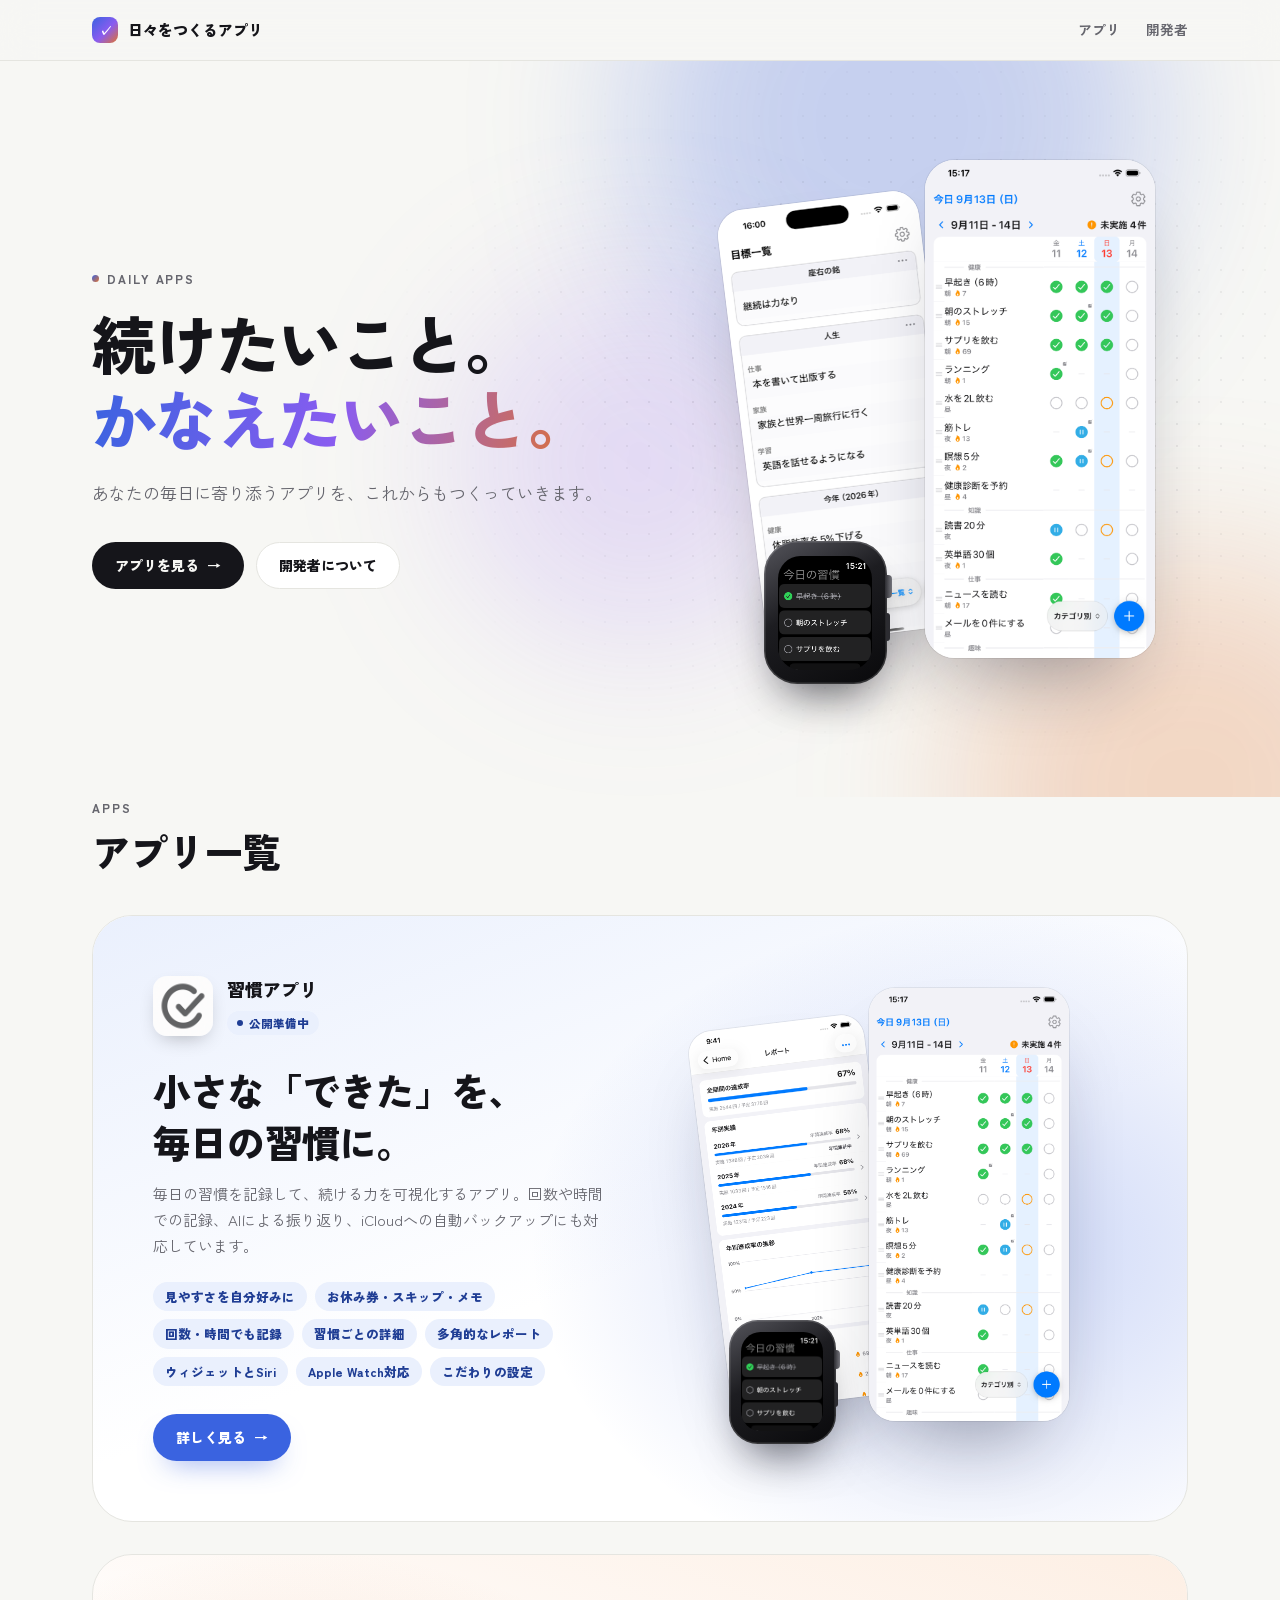
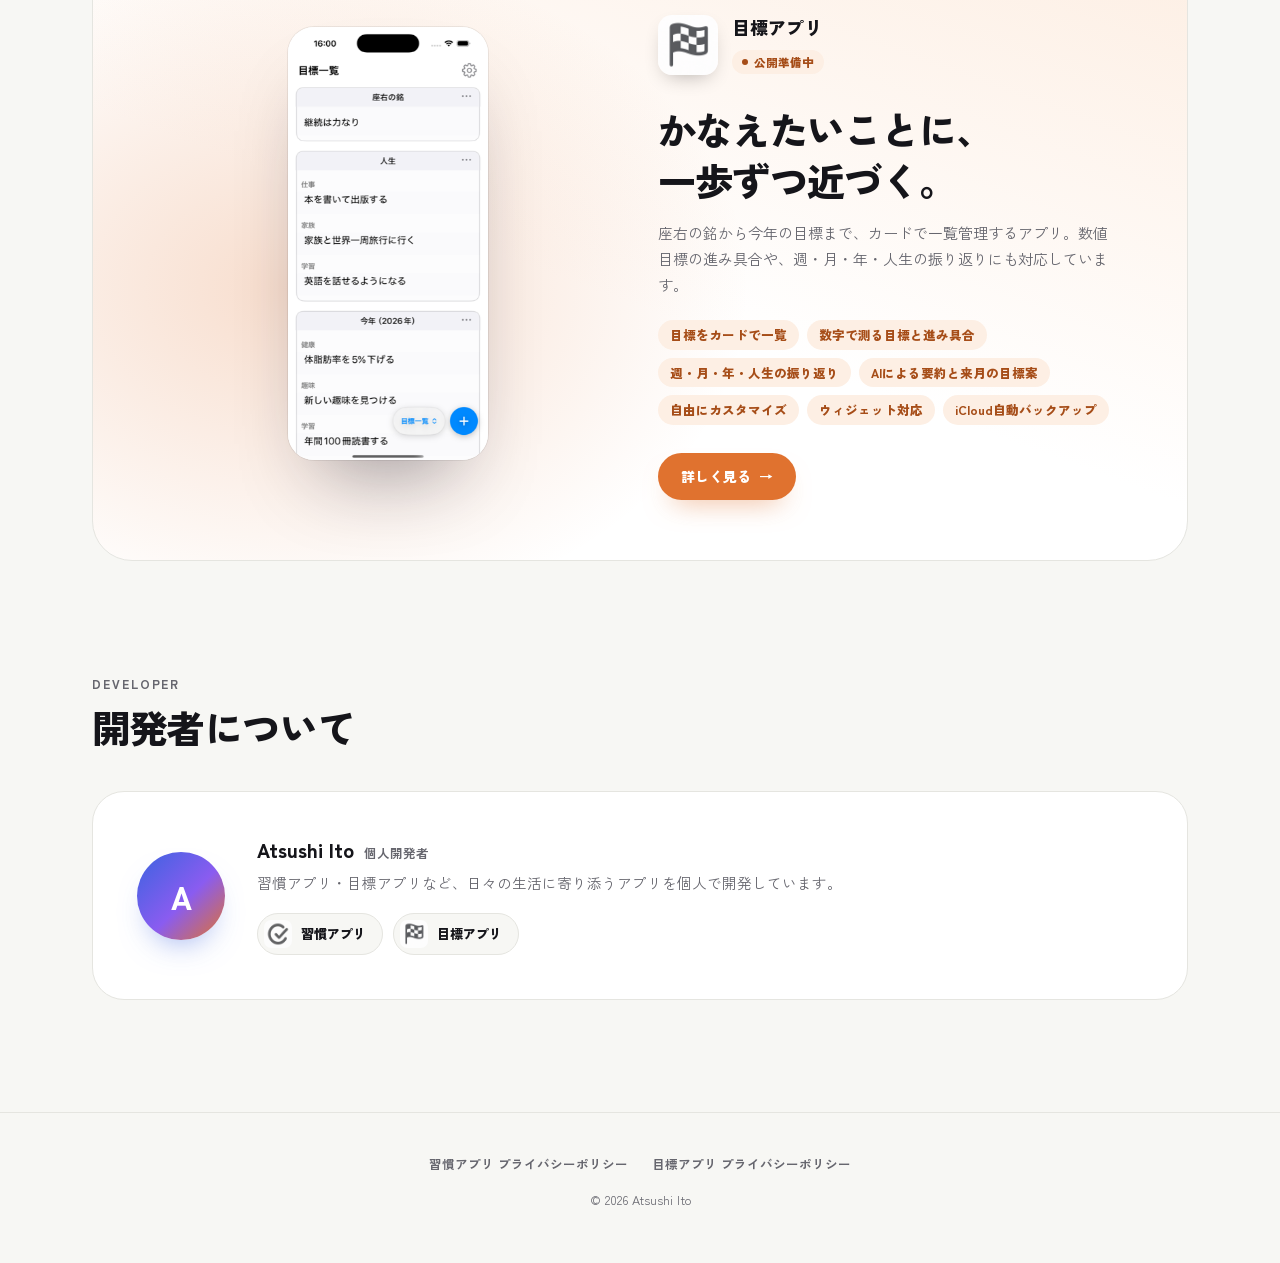
<file: index.html>
<!DOCTYPE html>
<html lang="ja">
<head>
<meta charset="UTF-8">
<meta name="viewport" content="width=device-width, initial-scale=1.0">
<title>日々をつくるアプリ | 習慣アプリ & 目標アプリ</title>
<meta name="description" content="続けたいこと、かなえたいこと。毎日に寄り添うアプリをつくっています。開発中のアプリ一覧はこちらから。">
<link rel="preconnect" href="https://fonts.googleapis.com">
<link rel="preconnect" href="https://fonts.gstatic.com" crossorigin>
<link href="https://fonts.googleapis.com/css2?family=Zen+Kaku+Gothic+New:wght@400;500;700;900&display=swap" rel="stylesheet">
<link rel="stylesheet" href="assets/site.css">
</head>
<body>

<header class="site-header">
  <div class="container site-header__inner">
    <a class="logo" href="./"><span class="logo__mark" aria-hidden="true">✓</span>日々をつくるアプリ</a>
    <nav class="site-nav" aria-label="メイン">
      <a href="#apps">アプリ</a>
      <a href="#developer">開発者</a>
    </nav>
  </div>
</header>

<main>
  <section class="hero">
    <div class="hero__bg" aria-hidden="true">
      <span class="orb orb--habit"></span>
      <span class="orb orb--violet"></span>
      <span class="orb orb--goal"></span>
    </div>
    <div class="container hero__inner">
      <div class="hero__text reveal">
        <p class="eyebrow eyebrow--dot">Daily Apps</p>
        <h1 class="hero__title">続けたいこと。<br><span class="grad">かなえたいこと。</span></h1>
        <p class="hero__lead">あなたの毎日に寄り添うアプリを、これからもつくっていきます。</p>
        <div class="actions">
          <a class="btn btn-dark" href="#apps">アプリを見る<span class="arrow" aria-hidden="true">→</span></a>
          <a class="btn btn-ghost" href="#developer">開発者について</a>
        </div>
      </div>
      <div id="hero-visual" class="hero__visual reveal"></div>
    </div>
  </section>

  <section id="apps" class="container">
    <div class="section-head reveal">
      <p class="eyebrow">Apps</p>
      <h2>アプリ一覧</h2>
    </div>
    <div id="app-grid" class="bands" aria-live="polite"></div>
  </section>

  <section id="developer" class="section container">
    <div class="section-head reveal">
      <p class="eyebrow">Developer</p>
      <h2>開発者について</h2>
    </div>
    <div class="developer-card reveal">
      <div class="developer-avatar" aria-hidden="true">A</div>
      <div>
        <h3>Atsushi Ito<span class="developer-role">個人開発者</span></h3>
        <p>習慣アプリ・目標アプリなど、日々の生活に寄り添うアプリを個人で開発しています。</p>
        <div id="developer-apps" class="developer-apps"></div>
      </div>
    </div>
  </section>
</main>

<footer class="site-footer">
  <div class="container">
    <div class="footer-links">
      <a href="https://atsushi-ito6.github.io/habit-tracker-privacy/">習慣アプリ プライバシーポリシー</a>
      <a href="https://atsushi-ito6.github.io/goal-tracker-privacy/">目標アプリ プライバシーポリシー</a>
    </div>
    <p>&copy; 2026 Atsushi Ito</p>
  </div>
</footer>

<script src="assets/apps-data.js"></script>
<script src="assets/site.js"></script>
<script>
  document.getElementById("hero-visual").innerHTML = stackHtml({
    back: "assets/goal-01_list.png",
    main: "assets/habit-01_home.png",
    watch: "assets/habit-05_watch.png"
  }, true);
  renderAppGrid(document.getElementById("app-grid"));
  renderDeveloperApps(document.getElementById("developer-apps"));
  initReveal();
</script>

</body>
</html>
</file>
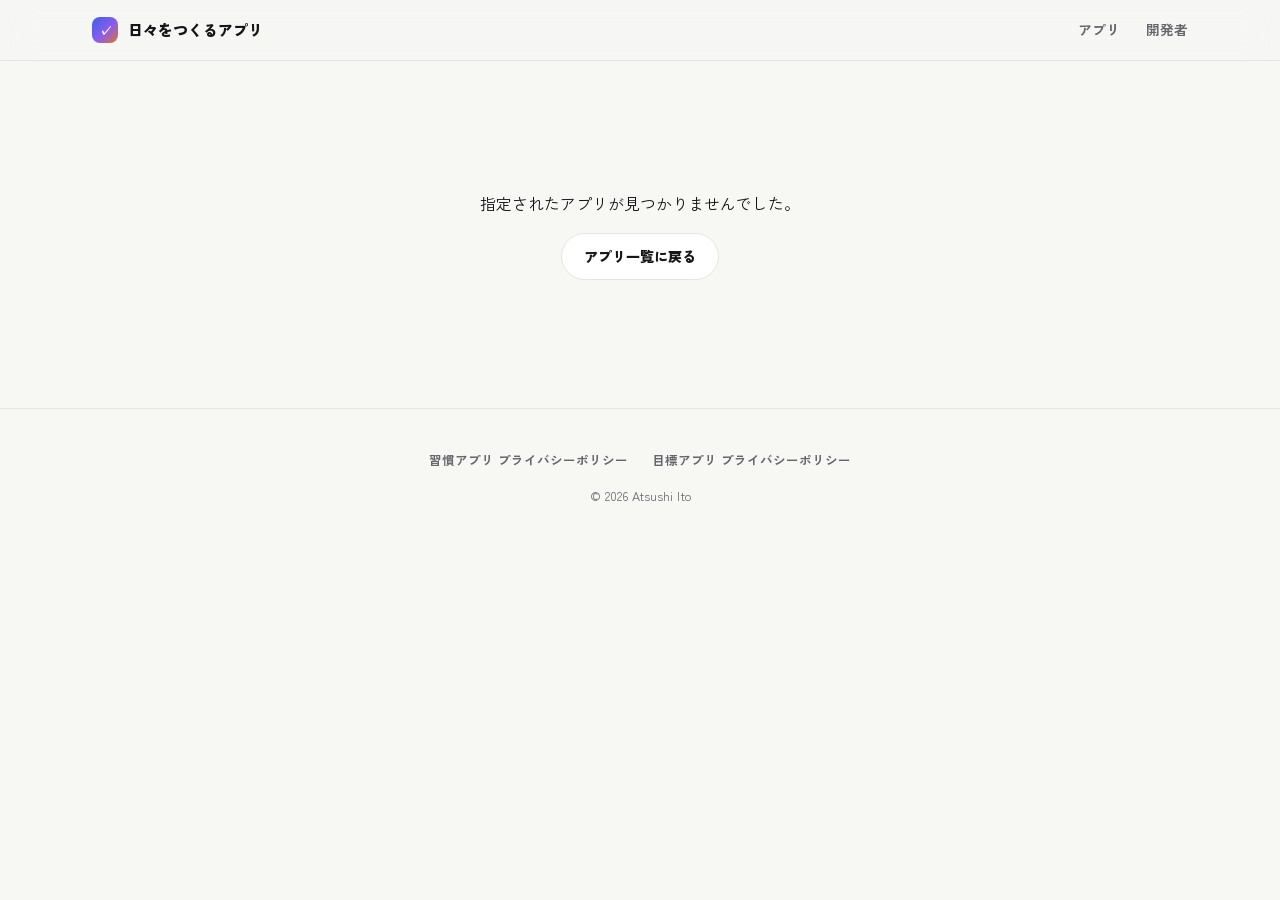
<file: app.html>
<!DOCTYPE html>
<html lang="ja">
<head>
<meta charset="UTF-8">
<meta name="viewport" content="width=device-width, initial-scale=1.0">
<title id="page-title">アプリの詳細 | 日々をつくるアプリ</title>
<meta id="page-description" name="description" content="アプリの詳細ページです。">
<link rel="preconnect" href="https://fonts.googleapis.com">
<link rel="preconnect" href="https://fonts.gstatic.com" crossorigin>
<link href="https://fonts.googleapis.com/css2?family=Zen+Kaku+Gothic+New:wght@400;500;700;900&display=swap" rel="stylesheet">
<link rel="stylesheet" href="assets/site.css">
</head>
<body>

<header class="site-header">
  <div class="container site-header__inner">
    <a class="logo" href="./"><span class="logo__mark" aria-hidden="true">✓</span>日々をつくるアプリ</a>
    <nav class="site-nav" aria-label="メイン">
      <a href="./#apps">アプリ</a>
      <a href="./#developer">開発者</a>
    </nav>
  </div>
</header>

<main id="app-root">
  <p class="container section">読み込み中です…</p>
</main>

<div id="lightbox" class="lightbox" role="dialog" aria-modal="true" aria-label="スクリーンショットの拡大表示" hidden>
  <button class="lightbox-close" aria-label="画像を閉じる">✕</button>
  <div class="lightbox-media"></div>
  <p class="lightbox-caption"></p>
</div>

<footer class="site-footer">
  <div class="container">
    <div class="footer-links">
      <a href="https://atsushi-ito6.github.io/habit-tracker-privacy/">習慣アプリ プライバシーポリシー</a>
      <a href="https://atsushi-ito6.github.io/goal-tracker-privacy/">目標アプリ プライバシーポリシー</a>
    </div>
    <p>&copy; 2026 Atsushi Ito</p>
  </div>
</footer>

<script src="assets/apps-data.js"></script>
<script src="assets/site.js"></script>
<script>
  renderAppDetail(document.getElementById("app-root"));
</script>

</body>
</html>
</file>
<file: assets/site.css>
:root {
  --bg: #f7f7f4;
  --surface: #ffffff;
  --surface-2: #f0f0ec;
  --text: #15151a;
  --text-muted: #66666e;
  --border: #e5e5e0;
  --dot: rgba(20, 20, 30, 0.1);
  --header-bg: rgba(247, 247, 244, 0.78);

  --habit: #3a63e0;
  --habit-2: #8a5cf0;
  --habit-ink: #1f3d94;
  --habit-tint: #eaf0fd;
  --habit-glow: rgba(58, 99, 224, 0.26);
  --habit-glow-strong: rgba(58, 99, 224, 0.62);
  --goal: #e0722f;
  --goal-2: #f0a830;
  --goal-ink: #a64d18;
  --goal-tint: #fdefe4;
  --goal-glow: rgba(224, 114, 47, 0.24);
  --goal-glow-strong: rgba(224, 114, 47, 0.58);

  --accent: var(--habit);
  --accent-2: var(--habit-2);
  --accent-ink: var(--habit-ink);
  --accent-tint: var(--habit-tint);
  --accent-glow: var(--habit-glow);
  --accent-glow-strong: var(--habit-glow-strong);

  --focus: #3a63e0;
  --shadow-lg: 0 44px 80px -34px rgba(18, 22, 44, 0.42);
  --shadow-md: 0 22px 44px -26px rgba(18, 22, 44, 0.3);
  --device-ring: rgba(0, 0, 0, 0.07);

  /* A 44mm Apple Watch case is ~0.535x the width of an iPhone screen; keep watch shots at real scale. */
  --watch-scale: 0.535;

  --max: 1160px;
  --gutter: clamp(18px, 4vw, 32px);
  --edge: max(var(--gutter), calc((100vw - var(--max)) / 2 + var(--gutter)));
  --ease: cubic-bezier(0.2, 0.7, 0.2, 1);
}

.accent-habit {
  --accent: var(--habit);
  --accent-2: var(--habit-2);
  --accent-ink: var(--habit-ink);
  --accent-tint: var(--habit-tint);
  --accent-glow: var(--habit-glow);
  --accent-glow-strong: var(--habit-glow-strong);
}
.accent-goal {
  --accent: var(--goal);
  --accent-2: var(--goal-2);
  --accent-ink: var(--goal-ink);
  --accent-tint: var(--goal-tint);
  --accent-glow: var(--goal-glow);
  --accent-glow-strong: var(--goal-glow-strong);
}

* { box-sizing: border-box; }
html { scroll-behavior: smooth; }
[hidden] { display: none !important; }

body {
  margin: 0;
  background: var(--bg);
  color: var(--text);
  font-family: "Zen Kaku Gothic New", -apple-system, BlinkMacSystemFont, "Hiragino Sans", sans-serif;
  line-height: 1.75;
  -webkit-font-smoothing: antialiased;
  overflow-x: hidden;
}

a { color: inherit; }
img { display: block; max-width: 100%; }
button { font: inherit; color: inherit; }
h1, h2, h3 { margin: 0; }

:focus-visible {
  outline: 2.5px solid var(--focus);
  outline-offset: 3px;
  border-radius: 6px;
}

.container {
  max-width: var(--max);
  margin-inline: auto;
  padding-inline: var(--gutter);
}

main { padding-bottom: clamp(64px, 9vw, 112px); }
.section { padding-top: clamp(64px, 9vw, 112px); }
[id] { scroll-margin-top: 84px; }

.reveal {
  opacity: 0;
  transform: translateY(24px);
  transition: opacity 0.7s var(--ease), transform 0.7s var(--ease);
}
.reveal.is-visible { opacity: 1; transform: none; }

/* ---- Type ---- */
.eyebrow {
  margin: 0;
  font-size: 12px;
  font-weight: 800;
  letter-spacing: 0.16em;
  text-transform: uppercase;
  color: var(--text-muted);
}
.section-head { margin-bottom: clamp(24px, 4vw, 40px); }
.section-head h2 {
  font-size: clamp(26px, 3.6vw, 38px);
  font-weight: 900;
  letter-spacing: -0.01em;
  line-height: 1.3;
  margin-top: 8px;
}
.section-head--row {
  display: flex;
  align-items: flex-end;
  justify-content: space-between;
  gap: 16px;
}
.grad {
  background: linear-gradient(100deg, var(--habit) 0%, var(--habit-2) 50%, var(--goal) 100%);
  -webkit-background-clip: text;
  background-clip: text;
  color: transparent;
}

/* ---- Buttons & pills ---- */
.actions { display: flex; flex-wrap: wrap; gap: 12px; align-items: center; }
.btn {
  display: inline-flex;
  align-items: center;
  gap: 8px;
  font-size: 14px;
  font-weight: 800;
  line-height: 1.2;
  text-decoration: none;
  padding: 14px 22px;
  border-radius: 999px;
  border: 1px solid transparent;
  transition: transform 0.25s var(--ease), box-shadow 0.25s var(--ease), background 0.25s;
}
.btn:hover { transform: translateY(-2px); }
.btn .arrow { transition: transform 0.25s var(--ease); }
.btn:hover .arrow { transform: translateX(3px); }
.btn-dark { background: var(--text); color: var(--bg); box-shadow: var(--shadow-md); }
.btn-ghost { background: var(--surface); color: var(--text); border-color: var(--border); }
.btn-ghost:hover { border-color: var(--text-muted); }
.btn-accent {
  background: var(--accent);
  color: #fff;
  box-shadow: 0 14px 28px -14px var(--accent-glow-strong);
}

.status-pill {
  display: inline-flex;
  align-items: center;
  gap: 6px;
  font-size: 11.5px;
  font-weight: 800;
  line-height: 1.4;
  padding: 4px 10px;
  border-radius: 999px;
  color: var(--accent-ink);
  background: var(--accent-tint);
}
.status-pill::before {
  content: "";
  width: 6px;
  height: 6px;
  border-radius: 50%;
  background: currentColor;
}

.platforms {
  list-style: none;
  padding: 0;
  margin: 0 0 28px;
  display: flex;
  flex-wrap: wrap;
  gap: 8px;
}
.platform {
  display: inline-flex;
  align-items: center;
  gap: 6px;
  font-size: 12.5px;
  font-weight: 800;
  line-height: 1.4;
  padding: 7px 13px;
  border-radius: 999px;
  background: var(--surface);
  border: 1px solid var(--border);
}
.platform svg { color: var(--accent); flex-shrink: 0; }

.app-id { display: flex; align-items: center; gap: 14px; }
.app-id .app-icon {
  width: 60px;
  height: 60px;
  border-radius: 14px;
  box-shadow: 0 8px 20px -8px rgba(0, 0, 0, 0.3);
  flex-shrink: 0;
}
.app-id__name { font-size: 18px; font-weight: 900; line-height: 1.3; margin-bottom: 4px; }

/* ---- Header ---- */
.site-header {
  position: sticky;
  top: 0;
  z-index: 50;
  background: var(--header-bg);
  backdrop-filter: saturate(1.5) blur(16px);
  -webkit-backdrop-filter: saturate(1.5) blur(16px);
  border-bottom: 1px solid var(--border);
}
.site-header__inner {
  display: flex;
  align-items: center;
  justify-content: space-between;
  gap: 16px;
  min-height: 60px;
}
.logo {
  display: flex;
  align-items: center;
  gap: 10px;
  font-weight: 900;
  font-size: 15px;
  text-decoration: none;
}
.logo__mark {
  width: 26px;
  height: 26px;
  border-radius: 8px;
  background: linear-gradient(135deg, var(--habit), var(--habit-2) 55%, var(--goal));
  color: #fff;
  display: inline-grid;
  place-items: center;
  font-size: 13px;
  line-height: 1;
}
.site-nav { display: flex; gap: clamp(14px, 3vw, 26px); }
.site-nav a {
  font-size: 13.5px;
  font-weight: 700;
  color: var(--text-muted);
  text-decoration: none;
}
.site-nav a:hover { color: var(--text); }

/* ---- Devices ---- */
.device { display: block; }
.device--phone {
  border-radius: 13% / 6%;
  overflow: hidden;
  background: var(--surface);
  box-shadow: 0 0 0 1px var(--device-ring), var(--shadow-lg);
}
.device--phone img {
  width: 100%;
  aspect-ratio: 1284 / 2778;
  object-fit: cover;
  object-position: top;
}
/* Apple Watch: dark case with a digital crown; the screen keeps the watch screenshot's own ratio.
 * The bezel is the screen's margin, not the case's padding: percentage padding would resolve
 * against the case's container (e.g. the whole stack) and crush the screen. */
.device--watch {
  position: relative;
  display: flow-root;
  border-radius: 27% / 23%;
  background: linear-gradient(150deg, #55555c 0%, #1d1d21 42%, #09090b 100%);
  box-shadow: inset 0 0 0 1.5px rgba(255, 255, 255, 0.16), 0 26px 44px -18px rgba(8, 8, 18, 0.6);
}
.device--watch::after {
  content: "";
  position: absolute;
  right: -4.5%;
  top: 24%;
  width: 5.5%;
  height: 16%;
  border-radius: 0 4px 4px 0;
  background: linear-gradient(90deg, #2c2c31, #75757c);
}
.device--watch::before {
  content: "";
  position: absolute;
  right: -2.6%;
  top: 50%;
  width: 3.2%;
  height: 20%;
  border-radius: 0 3px 3px 0;
  background: #2c2c31;
}
.watch-screen {
  display: block;
  margin: 12%;
  border-radius: 24% / 20%;
  overflow: hidden;
  background: #000;
}
.watch-screen img { width: 100%; aspect-ratio: 368 / 448; object-fit: cover; }

/* Layered device visual */
.stack {
  position: relative;
  width: 100%;
  max-width: 420px;
  margin-inline: auto;
  aspect-ratio: 1 / 1.2;
}
.stack .device { position: absolute; transition: transform 0.6s var(--ease); }
.stack__main { width: 50%; right: 6%; top: 2%; z-index: 2; }
.stack__back { width: 44%; left: 4%; top: 9%; z-index: 1; transform: rotate(-7deg); }
.stack__watch { width: calc(50% * var(--watch-scale)); left: 9%; bottom: 3%; z-index: 3; }
.stack:not(.has-back) .stack__main { right: auto; left: 25%; }
.stack.has-watch:not(.has-back) .stack__main { left: auto; right: 12%; }
.stack.has-watch:not(.has-back) .stack__watch { left: 12%; }

/* ---- Top page: hero ---- */
.hero {
  position: relative;
  overflow: hidden;
  isolation: isolate;
  padding-block: clamp(40px, 7vw, 88px) clamp(56px, 8vw, 96px);
}
.hero__bg { position: absolute; inset: 0; z-index: -1; pointer-events: none; }
.hero__bg::after {
  content: "";
  position: absolute;
  inset: 0;
  background-image: radial-gradient(var(--dot) 1px, transparent 1.2px);
  background-size: 22px 22px;
  -webkit-mask-image: radial-gradient(ellipse 60% 70% at 72% 45%, #000 10%, transparent 75%);
  mask-image: radial-gradient(ellipse 60% 70% at 72% 45%, #000 10%, transparent 75%);
}
.orb {
  position: absolute;
  border-radius: 50%;
  filter: blur(80px);
  animation: orb-float 16s ease-in-out infinite;
}
.orb--habit { width: 520px; height: 520px; background: var(--habit-glow); top: -200px; right: 10%; }
.orb--violet { width: 360px; height: 360px; background: rgba(138, 92, 240, 0.18); top: 30%; right: 36%; animation-duration: 20s; }
.orb--goal { width: 460px; height: 460px; background: var(--goal-glow); bottom: -220px; right: -140px; animation-direction: reverse; }
@keyframes orb-float {
  0%, 100% { transform: translate(0, 0); }
  50% { transform: translate(-36px, 28px); }
}
.hero__inner { display: grid; gap: 48px; align-items: center; }
.hero__title {
  font-size: clamp(38px, 5.4vw, 64px);
  font-weight: 900;
  line-height: 1.16;
  letter-spacing: -0.03em;
  margin: 16px 0 24px;
}
.hero__lead {
  font-size: clamp(15px, 1.6vw, 17px);
  color: var(--text-muted);
  max-width: 30em;
  margin: 0 0 34px;
}
.hero__visual .stack { max-width: 460px; }
.eyebrow--dot { display: inline-flex; align-items: center; gap: 8px; }
.eyebrow--dot::before {
  content: "";
  width: 7px;
  height: 7px;
  border-radius: 50%;
  background: linear-gradient(135deg, var(--habit), var(--goal));
}
@media (min-width: 900px) {
  .hero__inner { grid-template-columns: 1.1fr 0.9fr; }
}

/* ---- Top page: app bands ---- */
.bands { display: grid; gap: clamp(20px, 3vw, 32px); }
.app-band {
  position: relative;
  isolation: isolate;
  overflow: hidden;
  display: grid;
  gap: 36px;
  align-items: center;
  padding: clamp(28px, 5vw, 60px);
  border-radius: clamp(28px, 4vw, 40px);
  background: var(--surface);
  border: 1px solid var(--border);
}
.app-band::before {
  content: "";
  position: absolute;
  inset: 0;
  z-index: -1;
  background:
    radial-gradient(60% 80% at 82% 55%, var(--accent-glow), transparent 70%),
    linear-gradient(160deg, var(--accent-tint), transparent 55%);
}
.app-band--reverse::before {
  background:
    radial-gradient(60% 80% at 18% 55%, var(--accent-glow), transparent 70%),
    linear-gradient(200deg, var(--accent-tint), transparent 55%);
}
.app-band__tagline {
  font-size: clamp(26px, 3.4vw, 38px);
  font-weight: 900;
  line-height: 1.35;
  letter-spacing: -0.02em;
  margin: 28px 0 14px;
}
.app-band__desc { font-size: 15px; color: var(--text-muted); margin: 0 0 22px; max-width: 30em; }
.app-band__visual { display: block; }
.app-band__visual .stack { max-width: 400px; }
.app-band__visual:hover .stack__back { transform: rotate(-10deg) translateX(-4%); }
.app-band__visual:hover .stack__watch { transform: translateY(-6%); }
@media (min-width: 900px) {
  .app-band { grid-template-columns: 1fr 1fr; }
  .app-band--reverse .app-band__visual { order: -1; }
}

/* ---- Top page: developer ---- */
.developer-card {
  display: grid;
  grid-template-columns: auto 1fr;
  gap: clamp(18px, 3vw, 32px);
  align-items: center;
  padding: clamp(24px, 4vw, 44px);
  border-radius: clamp(24px, 3vw, 32px);
  background: var(--surface);
  border: 1px solid var(--border);
}
.developer-avatar {
  width: clamp(64px, 9vw, 88px);
  height: clamp(64px, 9vw, 88px);
  border-radius: 50%;
  background: linear-gradient(135deg, var(--habit), var(--habit-2) 55%, var(--goal));
  color: #fff;
  display: grid;
  place-items: center;
  font-size: clamp(24px, 3.4vw, 32px);
  font-weight: 900;
  box-shadow: 0 16px 32px -16px rgba(58, 99, 224, 0.6);
}
.developer-card h3 { font-size: 20px; font-weight: 900; line-height: 1.4; }
.developer-role { font-size: 12.5px; font-weight: 700; color: var(--text-muted); margin-left: 10px; }
.developer-card p { color: var(--text-muted); margin: 6px 0 18px; font-size: 14.5px; }
.developer-apps { display: flex; flex-wrap: wrap; gap: 10px; }
.developer-apps a {
  display: inline-flex;
  align-items: center;
  gap: 9px;
  padding: 6px 16px 6px 6px;
  border-radius: 999px;
  border: 1px solid var(--border);
  background: var(--bg);
  font-size: 13px;
  font-weight: 800;
  text-decoration: none;
  transition: border-color 0.2s;
}
.developer-apps a:hover { border-color: var(--accent); }
.developer-apps img { width: 28px; height: 28px; border-radius: 7px; }
@media (max-width: 560px) {
  .developer-card { grid-template-columns: 1fr; }
}

/* ---- Footer ---- */
.site-footer {
  border-top: 1px solid var(--border);
  padding-block: 40px 52px;
  text-align: center;
  font-size: 12.5px;
  color: var(--text-muted);
}
.footer-links {
  display: flex;
  justify-content: center;
  gap: 8px 24px;
  flex-wrap: wrap;
  margin-bottom: 14px;
}
.footer-links a { text-decoration: none; font-weight: 700; }
.footer-links a:hover { color: var(--text); }
.site-footer p { margin: 0; }

/* ---- Detail page: hero ---- */
.app-hero {
  position: relative;
  isolation: isolate;
  overflow: hidden;
  padding-block: 24px clamp(56px, 8vw, 96px);
}
.app-hero::before {
  content: "";
  position: absolute;
  inset: 0;
  z-index: -1;
  background:
    radial-gradient(50% 60% at 78% 42%, var(--accent-glow), transparent 70%),
    radial-gradient(35% 45% at 4% 100%, var(--accent-glow), transparent 70%),
    linear-gradient(180deg, var(--accent-tint) 0%, transparent 75%);
}
.app-hero__inner { display: grid; gap: 44px; align-items: center; }
.back-link {
  display: inline-block;
  font-size: 13px;
  font-weight: 700;
  color: var(--text-muted);
  text-decoration: none;
  margin-bottom: 28px;
}
.back-link:hover { color: var(--text); }
.app-hero__tagline {
  font-size: clamp(32px, 4.8vw, 54px);
  font-weight: 900;
  line-height: 1.24;
  letter-spacing: -0.03em;
  margin: 28px 0 18px;
}
.app-hero__desc { font-size: 15.5px; color: var(--text-muted); max-width: 32em; margin: 0 0 24px; }
@media (min-width: 900px) {
  .app-hero__inner { grid-template-columns: 1.05fr 0.95fr; }
}

/* ---- Detail page: features ---- */
.features {
  list-style: none;
  margin: 0;
  padding: 0;
  display: grid;
  gap: 16px;
  grid-template-columns: 1fr;
}
@media (min-width: 640px) { .features { grid-template-columns: repeat(2, 1fr); } }
@media (min-width: 980px) { .features { grid-template-columns: repeat(var(--cols, 3), 1fr); } }
.feature {
  position: relative;
  overflow: hidden;
  padding: 28px 26px 30px;
  border-radius: 24px;
  background: var(--surface);
  border: 1px solid var(--border);
  transition: transform 0.3s var(--ease), box-shadow 0.3s var(--ease);
}
.feature:hover { transform: translateY(-4px); box-shadow: var(--shadow-md); }
.feature::before {
  content: "";
  position: absolute;
  inset: 0 0 auto 0;
  height: 3px;
  background: linear-gradient(90deg, var(--accent), var(--accent-2), transparent);
}
.feature__num {
  display: inline-block;
  font-size: 13px;
  font-weight: 900;
  letter-spacing: 0.08em;
  color: var(--accent);
}
.feature h3 { font-size: 17px; font-weight: 900; line-height: 1.5; margin: 10px 0 8px; }
.feature p { margin: 0; font-size: 14px; color: var(--text-muted); line-height: 1.85; }

/* ---- Top page: selling-point chips ---- */
.chips {
  list-style: none;
  padding: 0;
  margin: 0 0 28px;
  display: flex;
  flex-wrap: wrap;
  gap: 8px;
}
.chips li {
  font-size: 12.5px;
  font-weight: 800;
  line-height: 1.4;
  padding: 6px 12px;
  border-radius: 999px;
  background: var(--accent-tint);
  color: var(--accent-ink);
}

/* ---- Detail page: feature highlights ---- */
.feature-index {
  list-style: none;
  padding: 0;
  margin: -8px 0 clamp(48px, 7vw, 80px);
  display: flex;
  flex-wrap: wrap;
  gap: 8px;
}
.feature-index a {
  display: inline-block;
  font-size: 13px;
  font-weight: 800;
  text-decoration: none;
  padding: 8px 15px;
  border-radius: 999px;
  background: var(--surface);
  border: 1px solid var(--border);
  transition: border-color 0.2s, color 0.2s;
}
.feature-index a:hover { border-color: var(--accent); color: var(--accent-ink); }
.highlights { display: grid; gap: clamp(80px, 12vw, 144px); }
.highlight { display: grid; gap: 44px; align-items: center; }
.highlight__title {
  font-size: clamp(28px, 3.8vw, 44px);
  font-weight: 900;
  line-height: 1.32;
  letter-spacing: -0.02em;
  margin: 12px 0 18px;
}
.highlight__lead { font-size: 15.5px; color: var(--text-muted); margin: 0 0 26px; max-width: 32em; }
.points { list-style: none; padding: 0; margin: 0; display: grid; gap: 14px; max-width: 34em; }
.points li { position: relative; padding-left: 34px; font-size: 14.5px; line-height: 1.75; }
.points li::before {
  content: "";
  position: absolute;
  left: 0;
  top: 2px;
  width: 22px;
  height: 22px;
  border-radius: 50%;
  background: var(--accent-tint);
}
.points li::after {
  content: "";
  position: absolute;
  left: 8.5px;
  top: 7px;
  width: 5px;
  height: 10px;
  border: solid var(--accent);
  border-width: 0 2.2px 2.2px 0;
  transform: rotate(45deg);
}
.points strong { display: block; font-size: 15.5px; font-weight: 900; margin-bottom: 2px; }
.highlight__note { margin: 22px 0 0; font-size: 12.5px; color: var(--text-muted); max-width: 34em; }
.highlight__visual { position: relative; isolation: isolate; display: flex; justify-content: center; }
.highlight__visual::before {
  content: "";
  position: absolute;
  inset: 4% 0;
  z-index: -1;
  border-radius: 50%;
  background: radial-gradient(closest-side, var(--accent-glow), transparent);
}
.solo { width: min(270px, 68%); }
@media (min-width: 900px) {
  .highlight { grid-template-columns: 1fr 1fr; gap: 72px; }
  .highlight--reverse .highlight__visual { order: -1; }
}

.highlight--dark {
  position: relative;
  isolation: isolate;
  overflow: hidden;
  padding: clamp(32px, 6vw, 72px);
  border-radius: clamp(28px, 4vw, 40px);
  background: #0c0f1d;
  color: #f3f4f8;
}
.highlight--dark::before {
  content: "";
  position: absolute;
  inset: 0;
  z-index: -1;
  background:
    radial-gradient(55% 70% at 75% 60%, var(--accent-glow-strong), transparent 72%),
    radial-gradient(40% 50% at 0% 0%, rgba(255, 255, 255, 0.07), transparent 70%);
}
.highlight--dark.highlight--reverse::before {
  background:
    radial-gradient(55% 70% at 25% 60%, var(--accent-glow-strong), transparent 72%),
    radial-gradient(40% 50% at 100% 0%, rgba(255, 255, 255, 0.07), transparent 70%);
}
.highlight--dark .highlight__visual::before { display: none; }
.highlight--dark .eyebrow { color: rgba(255, 255, 255, 0.6); }
.highlight--dark .highlight__lead,
.highlight--dark .highlight__note { color: rgba(255, 255, 255, 0.72); }
.highlight--dark .points li { color: rgba(255, 255, 255, 0.92); }
.highlight--dark .points li::before { background: rgba(255, 255, 255, 0.14); }
.highlight--dark .points li::after { border-color: #fff; }

/* Rest pass / skip / note illustration (uses the app's status colors) */
.kg { position: relative; width: min(400px, 100%); padding-block: 44px 64px; }
.kg-card {
  background: var(--surface);
  border: 1px solid var(--border);
  border-radius: 26px;
  padding: 22px 20px 18px;
  box-shadow: var(--shadow-lg);
}
.kg-head { display: flex; align-items: center; justify-content: space-between; gap: 12px; margin-bottom: 18px; }
.kg-name { font-size: 16px; font-weight: 900; }
.kg-streak { display: inline-flex; align-items: center; gap: 5px; font-size: 13px; font-weight: 800; color: #d97706; }
.kg-week { display: grid; grid-template-columns: repeat(7, 1fr); gap: 4px; }
.kg-day { display: flex; flex-direction: column; align-items: center; gap: 8px; }
.kg-day small { font-size: 11.5px; font-weight: 700; color: var(--text-muted); }
.kg-mark {
  position: relative;
  display: inline-block;
  width: 30px;
  height: 30px;
  border-radius: 50%;
  flex-shrink: 0;
}
.kg-mark--done { background: #34c759; }
.kg-mark--done::after {
  content: "";
  position: absolute;
  left: 11px;
  top: 7px;
  width: 6px;
  height: 12px;
  border: solid #fff;
  border-width: 0 2.5px 2.5px 0;
  transform: rotate(45deg);
}
.kg-mark--rest { background: #32ade6; }
.kg-mark--rest::before,
.kg-mark--rest::after {
  content: "";
  position: absolute;
  top: 10px;
  width: 3px;
  height: 10px;
  border-radius: 2px;
  background: #fff;
}
.kg-mark--rest::before { left: 10.5px; }
.kg-mark--rest::after { right: 10.5px; }
.kg-mark--skip { border: 2px dashed #b4b4bc; }
.kg-mark--today { border: 2.5px solid #ff9500; }
.kg-legend {
  display: flex;
  flex-wrap: wrap;
  gap: 6px 14px;
  margin-top: 18px;
  padding-top: 14px;
  border-top: 1px solid var(--border);
  font-size: 11.5px;
  font-weight: 700;
  color: var(--text-muted);
}
.kg-legend span { display: inline-flex; align-items: center; gap: 6px; }
.kg-dot { width: 10px; height: 10px; border-radius: 50%; display: inline-block; }
.kg-dot--done { background: #34c759; }
.kg-dot--rest { background: #32ade6; }
.kg-dot--skip { border: 1.5px dashed #b4b4bc; }
.kg-float {
  position: absolute;
  display: flex;
  align-items: center;
  gap: 10px;
  padding: 12px 16px;
  border-radius: 18px;
  background: var(--surface);
  border: 1px solid var(--border);
  box-shadow: var(--shadow-md);
  font-size: 13px;
  line-height: 1.5;
}
.kg-float b { display: block; font-weight: 900; }
.kg-float small { display: block; font-size: 11.5px; color: var(--text-muted); font-weight: 700; }
.kg-float--ticket { top: 0; right: 0; }
.kg-float--memo { bottom: 0; left: 0; flex-direction: column; align-items: flex-start; gap: 6px; }
.kg-tags { display: flex; flex-wrap: wrap; gap: 6px; }
.kg-tag { font-size: 12px; font-weight: 800; padding: 3px 10px; border-radius: 999px; background: var(--surface-2); }
@media (min-width: 900px) {
  .kg-float--ticket { right: -6%; }
  .kg-float--memo { left: -6%; }
}

.duo {
  display: flex;
  align-items: flex-end;
  justify-content: center;
  gap: 7%;
  width: 100%;
  max-width: 420px;
  margin-inline: auto;
}
.duo .device--phone { width: 50%; box-shadow: 0 0 0 1px rgba(255, 255, 255, 0.1), 0 34px 70px -24px rgba(0, 0, 0, 0.8); }
.duo .device--watch { width: calc(50% * var(--watch-scale)); flex-shrink: 0; }
/* ---- Detail page: premium ---- */
.premium {
  position: relative;
  isolation: isolate;
  overflow: hidden;
  padding: clamp(28px, 5vw, 60px);
  border-radius: clamp(28px, 4vw, 40px);
  background: var(--surface);
  border: 1px solid var(--border);
}
.premium::before {
  content: "";
  position: absolute;
  inset: 0;
  z-index: -1;
  background:
    radial-gradient(45% 60% at 95% 0%, var(--accent-glow), transparent 70%),
    radial-gradient(35% 50% at 70% 10%, rgba(138, 92, 240, 0.14), transparent 70%);
}
.premium__head { max-width: 40em; }
.premium__head .highlight__lead { margin-bottom: 0; }
.plan-types {
  list-style: none;
  padding: 0;
  margin: 28px 0 32px;
  display: grid;
  gap: 12px;
  grid-template-columns: repeat(auto-fit, minmax(190px, 1fr));
}
.plan-types li {
  display: flex;
  flex-direction: column;
  gap: 2px;
  padding: 16px 18px;
  border-radius: 18px;
  background: var(--bg);
  border: 1px solid var(--border);
}
.plan-types strong { font-size: 15px; font-weight: 900; }
.plan-types span { font-size: 12.5px; color: var(--text-muted); line-height: 1.6; }
.premium .plan { background: var(--bg); }
.premium .plan--premium {
  background:
    linear-gradient(var(--bg), var(--bg)) padding-box,
    linear-gradient(135deg, var(--accent), var(--accent-2)) border-box;
}

/* ---- Detail page: screenshot gallery ---- */
.gallery {
  --shot-w: clamp(200px, 22vw, 256px);
  display: flex;
  gap: clamp(20px, 3vw, 36px);
  overflow-x: auto;
  scroll-snap-type: x mandatory;
  scroll-padding-inline: var(--edge);
  padding: 8px var(--edge) 28px;
  scrollbar-width: none;
}
.gallery::-webkit-scrollbar { display: none; }
.gallery:focus-visible { outline-offset: -4px; }
.gallery__item {
  flex: 0 0 var(--shot-w);
  margin: 0;
  scroll-snap-align: start;
  display: flex;
  flex-direction: column;
  gap: 18px;
}
button.gallery__media {
  width: 100%;
  aspect-ratio: 1284 / 2778;
  padding: 0;
  border: 0;
  background: none;
  cursor: zoom-in;
  display: flex;
  align-items: center;
  justify-content: center;
  border-radius: 13% / 6%;
}
.gallery__media .device { transition: transform 0.35s var(--ease); }
.gallery__media:hover .device { transform: translateY(-5px); }
.gallery__media .device--phone { width: 100%; }
.gallery__media .device--watch { width: calc(100% * var(--watch-scale)); }
.gallery__item figcaption { font-size: 13.5px; color: var(--text-muted); line-height: 1.75; }
.gallery-nav { display: flex; gap: 10px; flex-shrink: 0; }
.icon-btn {
  width: 44px;
  height: 44px;
  border-radius: 50%;
  border: 1px solid var(--border);
  background: var(--surface);
  font-size: 16px;
  font-weight: 800;
  cursor: pointer;
  transition: border-color 0.2s, opacity 0.2s;
}
.icon-btn:hover:not(:disabled) { border-color: var(--text-muted); }
.icon-btn:disabled { opacity: 0.35; cursor: default; }

/* ---- Detail page: plans ---- */
.plans { display: grid; gap: 18px; }
@media (min-width: 720px) { .plans { grid-template-columns: 1fr 1fr; } }
.plan {
  padding: clamp(24px, 3vw, 34px);
  border-radius: 28px;
  background: var(--surface);
  border: 1px solid var(--border);
}
.plan--premium {
  border: 1.5px solid transparent;
  background:
    linear-gradient(var(--surface), var(--surface)) padding-box,
    linear-gradient(135deg, var(--accent), var(--accent-2)) border-box;
  box-shadow: var(--shadow-md);
}
.plan__label { margin: 0; font-size: 11.5px; font-weight: 900; letter-spacing: 0.16em; text-transform: uppercase; color: var(--text-muted); }
.plan--premium .plan__label { color: var(--accent); }
.plan h3 { font-size: 20px; font-weight: 900; margin: 6px 0 20px; }
.plan ul { list-style: none; margin: 0; padding: 0; display: flex; flex-direction: column; gap: 11px; }
.plan li { position: relative; padding-left: 32px; font-size: 14.5px; line-height: 1.6; }
.plan li::before {
  content: "✓";
  position: absolute;
  left: 0;
  top: 0;
  width: 21px;
  height: 21px;
  border-radius: 50%;
  display: grid;
  place-items: center;
  font-size: 11px;
  font-weight: 900;
  line-height: 1;
  background: var(--surface-2);
  color: var(--text-muted);
}
.plan--premium li::before { background: linear-gradient(135deg, var(--accent), var(--accent-2)); color: #fff; }
.plans-note {
  margin: 18px 0 0;
  font-size: 12.5px;
  color: var(--text-muted);
}

/* ---- Detail page: privacy & other apps ---- */
.privacy-row {
  display: flex;
  flex-wrap: wrap;
  align-items: center;
  justify-content: space-between;
  gap: 20px;
  padding: clamp(24px, 3vw, 34px);
  border-radius: 28px;
  background: var(--surface);
  border: 1px solid var(--border);
}
.privacy-row h2 { font-size: 20px; font-weight: 900; margin-top: 6px; }

.mini-apps { display: grid; gap: 16px; }
@media (min-width: 720px) { .mini-apps { grid-template-columns: repeat(2, 1fr); } }
.mini-app {
  display: flex;
  align-items: center;
  gap: 16px;
  padding: 20px 24px 20px 20px;
  border-radius: 24px;
  background: var(--surface);
  border: 1px solid var(--border);
  text-decoration: none;
  transition: transform 0.25s var(--ease), border-color 0.25s;
}
.mini-app:hover { transform: translateY(-3px); border-color: var(--accent); }
.mini-app .app-icon { width: 56px; height: 56px; border-radius: 13px; flex-shrink: 0; }
.mini-app__body { display: flex; flex-direction: column; gap: 2px; min-width: 0; flex: 1; }
.mini-app__name { font-size: 16px; font-weight: 900; }
.mini-app__desc { font-size: 13px; color: var(--text-muted); line-height: 1.6; }
.mini-app .arrow { font-weight: 800; color: var(--accent); transition: transform 0.25s var(--ease); }
.mini-app:hover .arrow { transform: translateX(3px); }

.not-found { text-align: center; }

/* ---- Lightbox ---- */
.lightbox {
  /* Phones fill the available height; the watch keeps its real size relative to that phone. */
  --lb-phone-w: min(380px, 86vw, calc(74vh * 1284 / 2778));
  position: fixed;
  inset: 0;
  z-index: 200;
  background: rgba(8, 8, 12, 0.88);
  backdrop-filter: blur(8px);
  -webkit-backdrop-filter: blur(8px);
  display: flex;
  flex-direction: column;
  align-items: center;
  justify-content: center;
  gap: 20px;
  padding: 24px;
}
.lightbox-media { display: flex; align-items: center; justify-content: center; }
.lightbox-media .device--phone { width: var(--lb-phone-w); }
.lightbox-media .device--watch { width: calc(var(--lb-phone-w) * var(--watch-scale)); }
.lightbox-close {
  position: absolute;
  top: 18px;
  right: 18px;
  width: 44px;
  height: 44px;
  border-radius: 50%;
  border: none;
  background: rgba(255, 255, 255, 0.14);
  color: #fff;
  font-size: 18px;
  cursor: pointer;
}
.lightbox-caption {
  margin: 0;
  color: #fff;
  font-size: 13.5px;
  opacity: 0.85;
  max-width: min(520px, 90vw);
  text-align: center;
}

@media (prefers-reduced-motion: reduce) {
  html { scroll-behavior: auto; }
  .reveal { opacity: 1; transform: none; transition: none; }
  .orb { animation: none; }
  .btn, .feature, .mini-app, .stack .device, .gallery__media .device { transition: none; }
}

@media (prefers-color-scheme: dark) {
  :root {
    --bg: #0c0c0f;
    --surface: #16161a;
    --surface-2: #232328;
    --text: #f4f4f6;
    --text-muted: #a4a4ac;
    --border: #27272d;
    --dot: rgba(255, 255, 255, 0.08);
    --header-bg: rgba(12, 12, 15, 0.78);
    --habit-ink: #aabdff;
    --habit-tint: #161f3c;
    --habit-glow: rgba(58, 99, 224, 0.34);
    --goal-ink: #ffbb8c;
    --goal-tint: #33200f;
    --goal-glow: rgba(224, 114, 47, 0.28);
    --shadow-lg: 0 44px 80px -34px rgba(0, 0, 0, 0.8);
    --shadow-md: 0 22px 44px -26px rgba(0, 0, 0, 0.7);
    --device-ring: rgba(255, 255, 255, 0.1);
  }
  .highlight--dark { background: #101426; border: 1px solid var(--border); }
}
</file>
